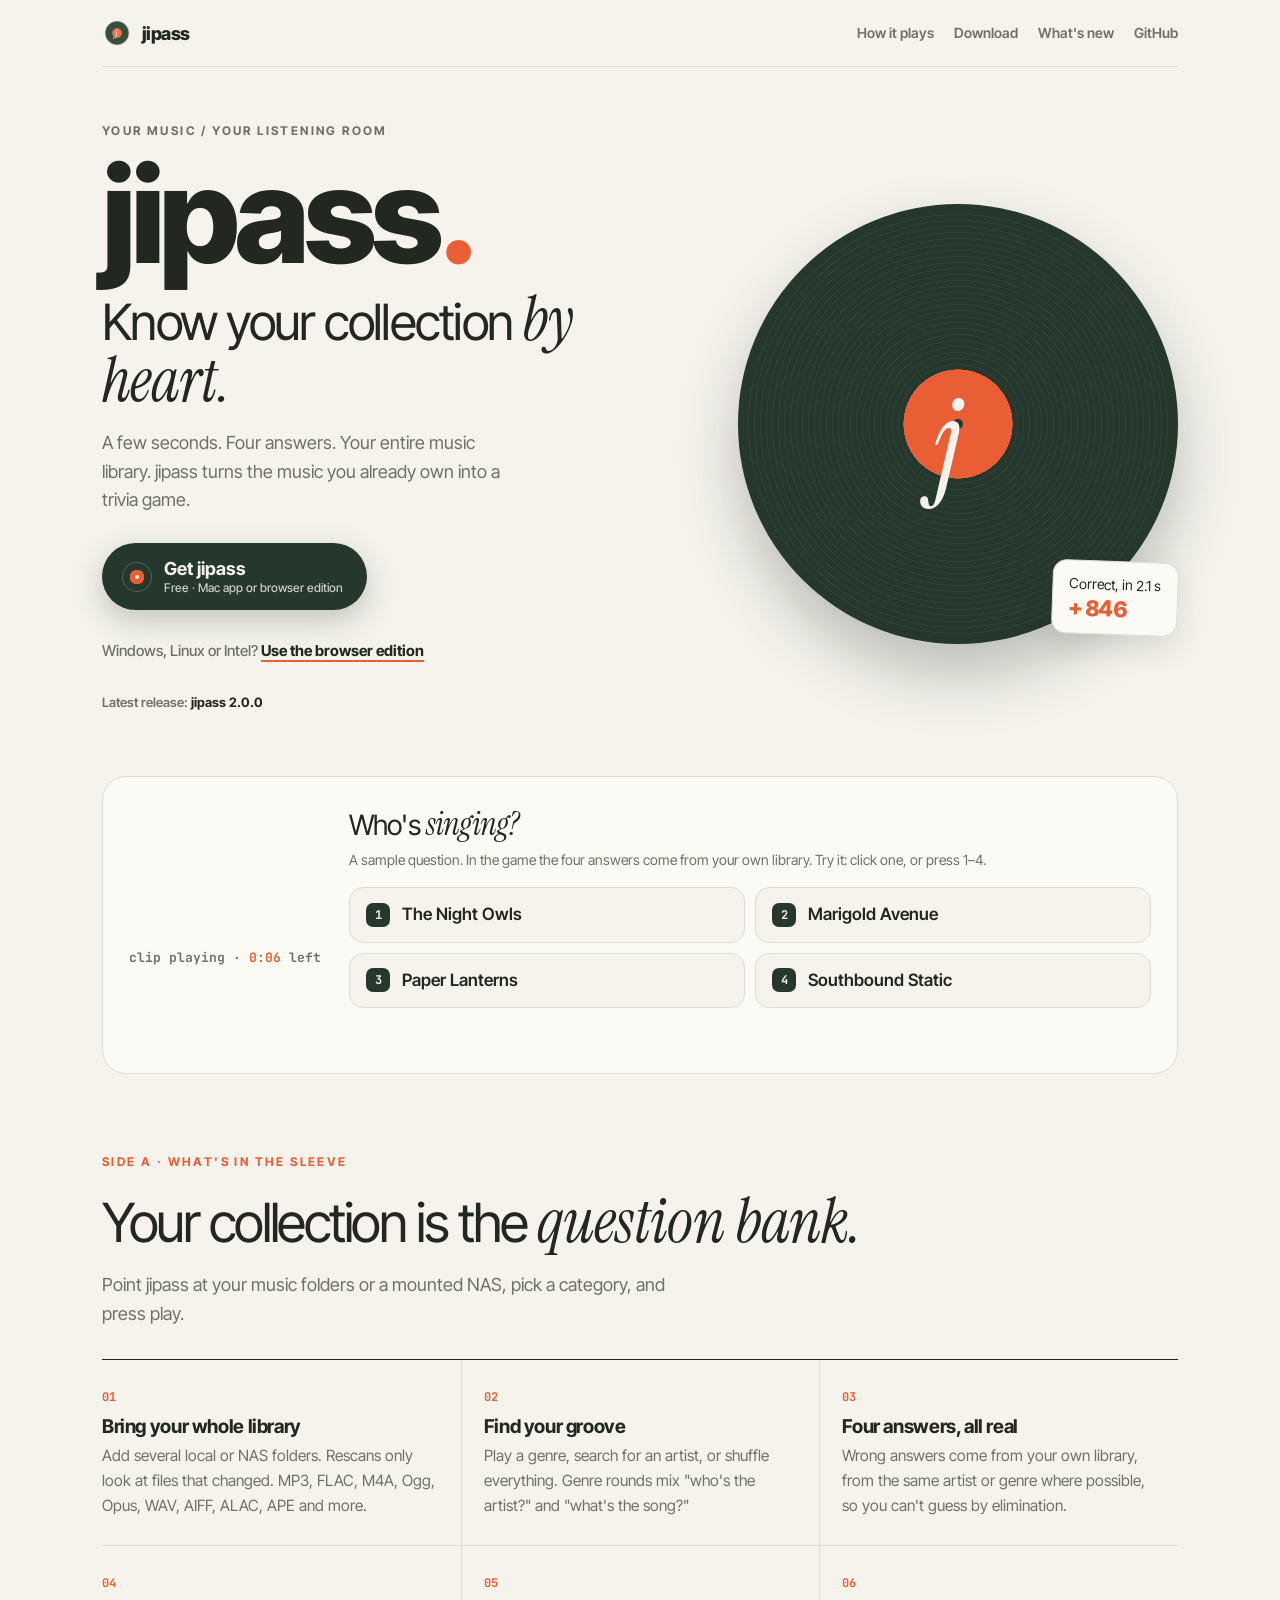
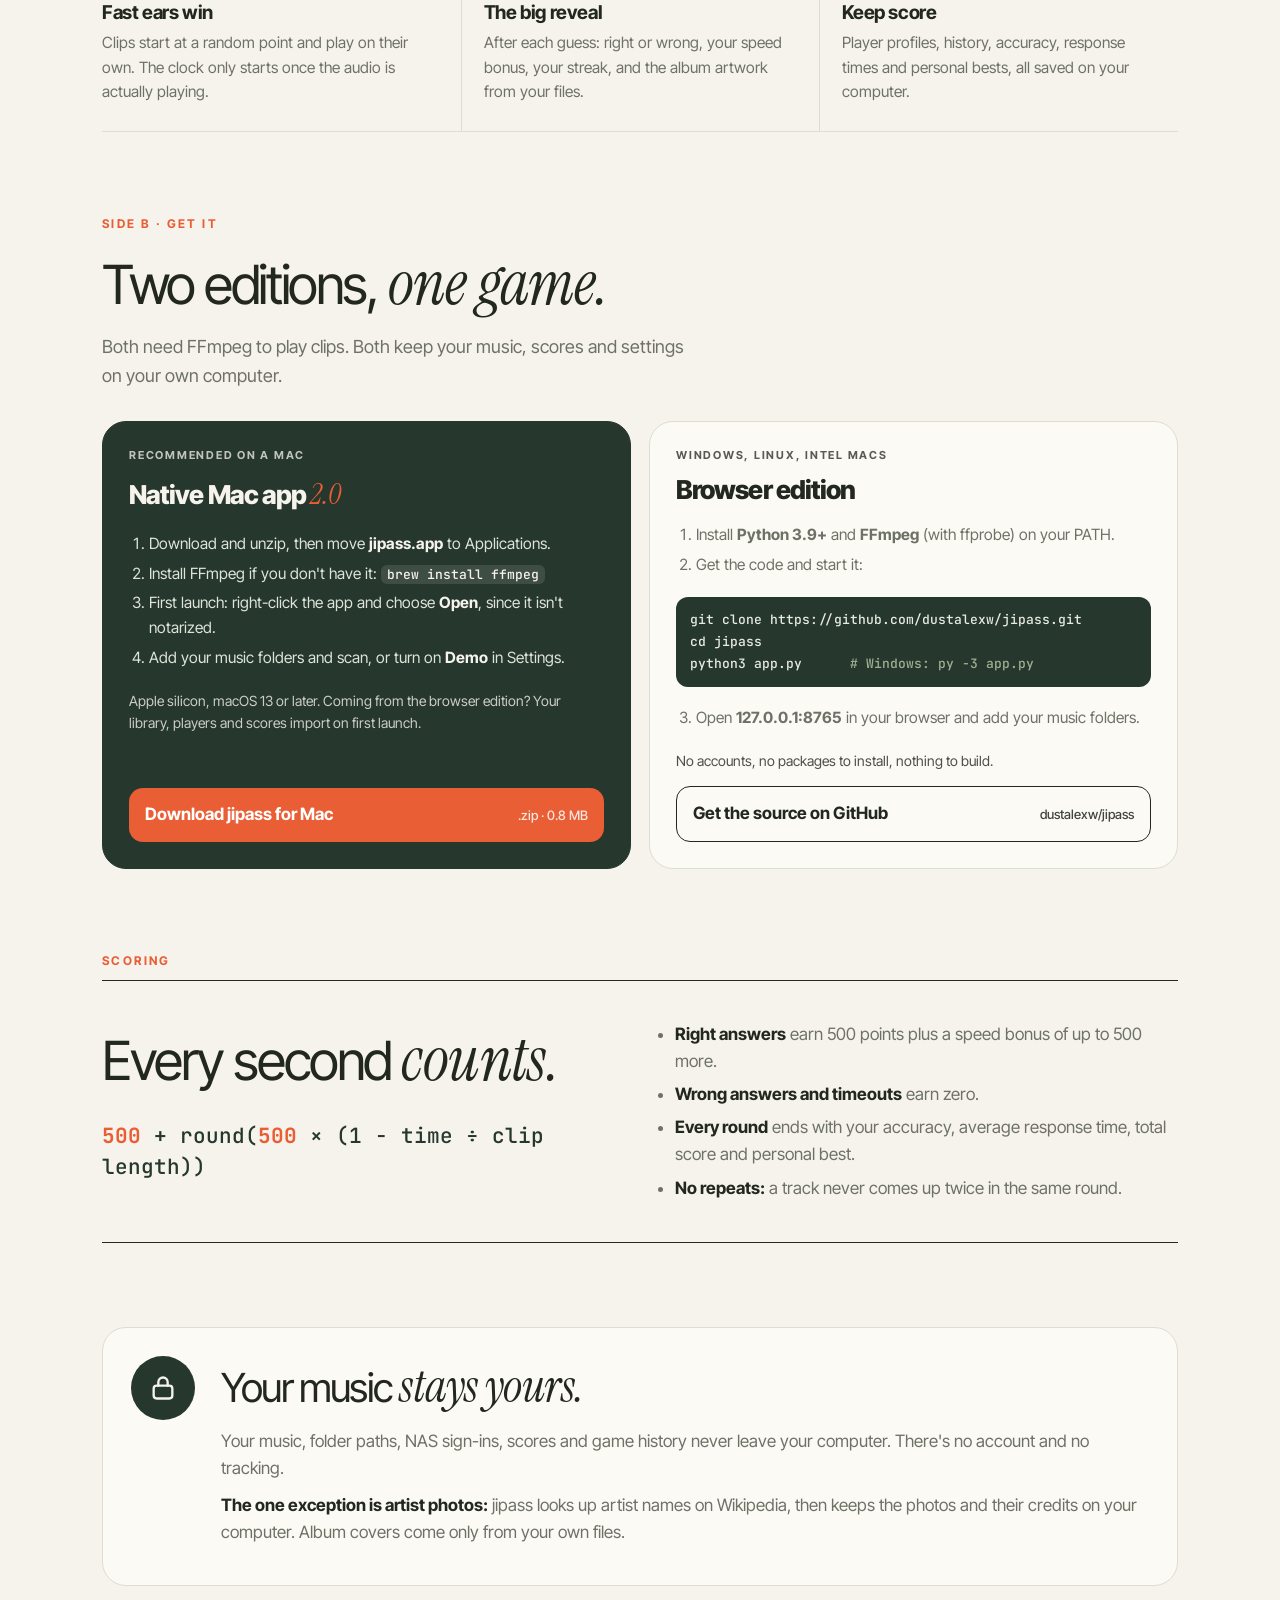
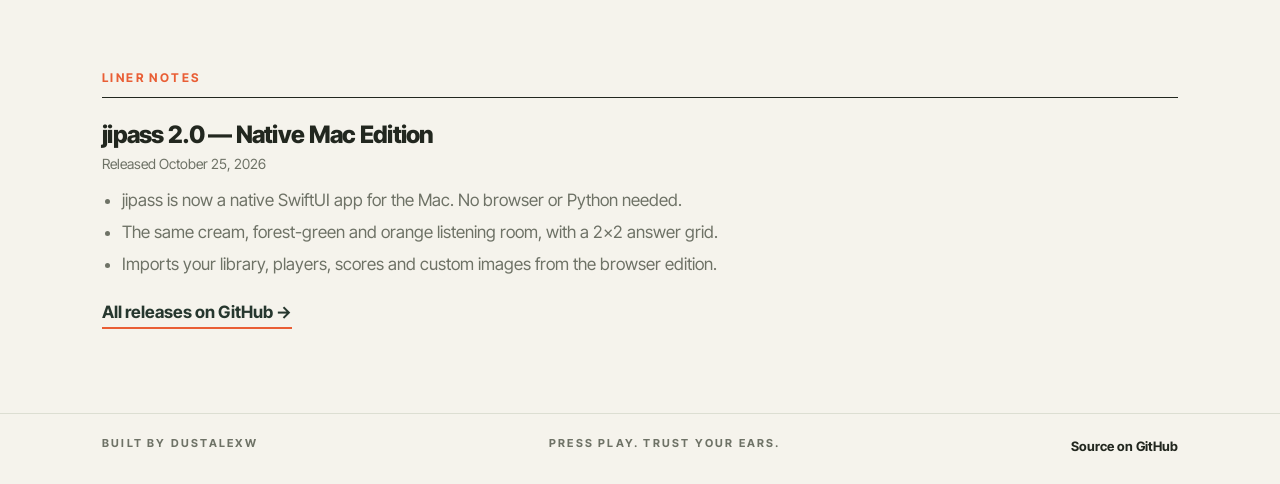
<file: site/index.html>
<!doctype html>
<html lang="en">
<head>
<meta charset="utf-8">
<meta name="viewport" content="width=device-width, initial-scale=1, viewport-fit=cover">
<title>jipass: know your collection by heart</title>
<meta name="description" content="jipass turns your own music collection into a trivia game. Hear a short clip, pick from four answers drawn from your library. Native Mac app, plus a browser edition.">
<meta property="og:title" content="jipass">
<meta property="og:description" content="Know your collection by heart. A few seconds, four answers, your entire music library.">
<meta property="og:image" content="https://chaszel.com/jipass/icon.webp">
<meta property="og:type" content="website">
<link rel="icon" href="icon.webp" type="image/webp">
<link rel="apple-touch-icon" href="icon.webp">
<link rel="preconnect" href="https://fonts.googleapis.com">
<link rel="preconnect" href="https://fonts.gstatic.com" crossorigin>
<link rel="stylesheet" href="https://fonts.googleapis.com/css2?family=Inter+Tight:wght@400;500;600;700;800&family=Instrument+Serif:ital@0;1&family=JetBrains+Mono:wght@500&display=swap">
<style>
/* Layout: a cream "listening room" page in jipass's own colors (cream, forest green, record orange).
   Hero with wordmark and a spinning record; a sample question card; feature list; two editions to
   download (native Mac app and the browser edition); scoring; privacy; release notes from GitHub. */
:root{
  --cream:#f5f3ec; --paper:#fbfaf5; --rule:#dcded2;
  --ink:#22271f; --muted:#6e7266;
  --forest:#26372e; --groove:#52654b;
  --orange:#e95e35; --orange-deep:#c94a25;
  --sans:"Inter Tight","Helvetica Neue",Arial,system-ui,sans-serif;
  --serif:"Instrument Serif",Georgia,"Times New Roman",serif;
  --mono:"JetBrains Mono",ui-monospace,"SF Mono",Menlo,monospace;
}
*{box-sizing:border-box}
html{background:var(--cream)}
body{margin:0;color:var(--ink);font:17px/1.6 var(--sans);background:var(--cream);overflow-x:hidden}
.wrap{max-width:1120px;margin:0 auto;padding-left:max(22px,env(safe-area-inset-left,0px));padding-right:max(22px,env(safe-area-inset-right,0px))}
a{color:var(--forest)}
a:focus-visible,button:focus-visible{outline:3px solid var(--orange);outline-offset:3px;border-radius:10px}
.label{font:700 12px var(--sans);letter-spacing:.2em;text-transform:uppercase}

/* top strip, like the README banner */
.top{display:flex;align-items:center;justify-content:space-between;gap:12px;padding-block:18px;border-bottom:1px solid var(--rule)}
.top .mini{display:flex;align-items:center;gap:10px;text-decoration:none;color:var(--ink);font:800 18px var(--sans);letter-spacing:-.03em}
.top .mini img{width:30px;height:30px;border-radius:8px}
.top nav{display:flex;gap:20px;flex-wrap:wrap}
.top nav a{color:var(--muted);text-decoration:none;font-weight:600;font-size:14px}
.top nav a:hover{color:var(--ink)}

/* hero */
.hero{display:grid;grid-template-columns:minmax(0,1.15fr) minmax(0,.85fr);gap:40px;align-items:center;padding-block:56px 40px}
.hero .label{color:var(--muted);margin:0 0 18px}
h1{margin:0;font:800 clamp(64px,11vw,132px)/.9 var(--sans);letter-spacing:-.04em}
h1 .dot{color:var(--orange)}
.big{margin:14px 0 0;font:400 clamp(30px,4.2vw,50px)/1.05 var(--sans);letter-spacing:-.035em}
.big em{font:italic 400 1.22em/1 var(--serif);letter-spacing:-.01em}
.sub{color:var(--muted);margin:18px 0 28px;font-size:18px;max-width:40ch}
.dl{display:flex;flex-wrap:wrap;align-items:center;gap:14px 20px}
.btn{display:inline-flex;align-items:center;gap:12px;text-decoration:none;color:var(--cream);font:700 18px var(--sans);
  padding:15px 24px 15px 20px;border-radius:999px;background:var(--forest);box-shadow:0 10px 30px rgba(38,55,46,.25);transition:transform .15s,background .15s}
.btn:hover{transform:translateY(-2px);background:#1d2b23}
.btn .disc{width:30px;height:30px;border-radius:50%;background:radial-gradient(circle,var(--orange) 0 34%,var(--forest) 35% 100%);
  box-shadow:0 0 0 1px var(--groove) inset,0 0 0 5px rgba(82,101,75,.0);flex:none;position:relative}
.btn .disc::after{content:"";position:absolute;inset:13px;border-radius:50%;background:var(--cream)}
.btn small{display:block;font:500 12px var(--sans);opacity:.8;margin-top:1px}
.alt{font-size:15px;color:var(--muted);font-weight:500}
.alt a{color:var(--ink);font-weight:700;text-decoration:none;border-bottom:2px solid var(--orange)}
.ver{margin-top:14px;font-size:13px;color:var(--muted);font-weight:600}
.ver b{color:var(--ink)}
.note{display:none;margin-top:14px;font-size:14px;font-weight:600;background:var(--paper);border:1px solid var(--rule);border-radius:12px;padding:10px 14px;max-width:46ch}

/* the record */
.deck{position:relative;aspect-ratio:1;max-width:440px;width:100%;justify-self:center}
.record{position:absolute;inset:0;border-radius:50%;background:
  radial-gradient(circle,var(--orange) 0 17.5%,transparent 17.6%),
  repeating-radial-gradient(circle,var(--forest) 0 5px,#2e4237 5px 6px),var(--forest);
  box-shadow:0 30px 60px rgba(38,55,46,.28),0 0 0 6px var(--forest) inset;animation:spin 6s linear infinite}
.deck .j{position:absolute;inset:0;display:grid;place-items:center;color:var(--cream);font:italic 400 clamp(70px,11vw,120px)/1 var(--serif);transform:translate(-2%,4%);pointer-events:none}
.record::after{content:"";position:absolute;left:50%;top:50%;width:10px;height:10px;margin:-5px;border-radius:50%;background:var(--forest)}
.deck .sleeve{position:absolute;right:0;bottom:2%;background:var(--paper);border:1px solid var(--rule);border-radius:14px;padding:12px 16px;box-shadow:0 12px 30px rgba(34,39,31,.12);font-size:14px;transform:rotate(2deg)}
.deck .sleeve b{display:block;font:800 22px var(--sans);letter-spacing:-.03em;color:var(--orange)}
@keyframes spin{to{transform:rotate(360deg)}}

/* sample question */
.q{margin:10px 0 80px;background:var(--paper);border:1px solid var(--rule);border-radius:24px;padding:26px;display:grid;grid-template-columns:auto 1fr;gap:28px;align-items:center}
.q .clip{display:flex;flex-direction:column;align-items:center;gap:10px;min-width:150px}
.q .clip .bars{display:flex;gap:4px;align-items:center;height:56px}
.q .clip .bars i{width:6px;border-radius:3px;background:var(--forest);animation:bar 1.1s ease-in-out infinite}
@keyframes bar{0%,100%{height:12px}50%{height:52px}}
.q .clock{font:700 13px var(--mono);color:var(--muted)}
.q .clock b{color:var(--orange)}
.q h3{margin:0 0 4px;font:400 28px/1.1 var(--sans);letter-spacing:-.03em}
.q h3 em{font:italic 400 1.15em var(--serif)}
.q .hint{margin:0 0 16px;color:var(--muted);font-size:14px}
.answers{display:grid;grid-template-columns:repeat(2,minmax(0,1fr));gap:10px}
.answers button{all:unset;cursor:pointer;display:flex;align-items:center;gap:12px;background:var(--cream);border:1.5px solid var(--rule);border-radius:14px;padding:13px 16px;font-weight:600;transition:border-color .15s,background .15s}
.answers button:hover{border-color:var(--forest)}
.answers button kbd{font:700 12px var(--mono);width:24px;height:24px;display:grid;place-items:center;border-radius:7px;background:var(--forest);color:var(--cream)}
.answers button.right{background:#e3eadc;border-color:var(--groove)}
.answers button.wrong{background:#f8e1d8;border-color:var(--orange)}
.q .verdict{margin:12px 0 0;font-weight:700;min-height:1.6em}

section{padding-block:0 84px}
h2{margin:0 0 10px;font:400 clamp(34px,4.8vw,54px)/1 var(--sans);letter-spacing:-.045em}
h2 em{font:italic 400 1.15em var(--serif);letter-spacing:-.01em}
.lead{color:var(--muted);margin:0 0 30px;max-width:60ch;font-size:18px}
.sec-label{color:var(--orange);margin:0 0 12px}

.grid{display:grid;grid-template-columns:repeat(3,minmax(0,1fr));border-top:1px solid var(--ink)}
.feat{padding:22px 22px 26px 0;border-bottom:1px solid var(--rule);min-width:0}
.feat:not(:nth-child(3n+1)){padding-left:22px;border-left:1px solid var(--rule)}
.feat .n{font:700 12px var(--mono);color:var(--orange)}
.feat h3{margin:6px 0 6px;font:700 19px/1.25 var(--sans);letter-spacing:-.02em}
.feat p{margin:0;color:var(--muted);font-size:15.5px}

.eds{display:grid;grid-template-columns:repeat(2,minmax(0,1fr));gap:18px}
.ed{background:var(--paper);border:1px solid var(--rule);border-radius:24px;padding:26px;display:flex;flex-direction:column;gap:14px;min-width:0}
.ed.main{background:var(--forest);color:var(--cream);border-color:var(--forest)}
.ed h3{margin:0;font:800 26px/1.1 var(--sans);letter-spacing:-.035em}
.ed h3 em{font:italic 400 1.1em var(--serif);color:var(--orange);letter-spacing:0}
.ed .tag{font:700 11px var(--sans);letter-spacing:.16em;text-transform:uppercase;opacity:.75}
.ed ol{margin:0;padding-left:20px;font-size:15.5px}
.ed ol li{margin:5px 0}
.ed.main ol{color:#dfe4d9}
.ed:not(.main) ol{color:var(--muted)}
.ed ol b{color:inherit;font-weight:700}
.ed.main ol b{color:var(--cream)}
.ed .req{font-size:14px;opacity:.8;margin:0}
.ed .get{margin-top:auto;display:flex;align-items:center;justify-content:space-between;gap:10px;text-decoration:none;font-weight:700;border-radius:14px;padding:13px 16px}
.ed.main .get{background:var(--orange);color:#fff}
.ed.main .get:hover{background:var(--orange-deep)}
.ed:not(.main) .get{border:1.5px solid var(--ink);color:var(--ink)}
.ed:not(.main) .get:hover{background:var(--ink);color:var(--cream)}
.ed .get span{font-weight:500;font-size:13px;opacity:.85}
code.i{font:500 13px var(--mono);background:rgba(34,39,31,.07);border-radius:6px;padding:1px 6px}
.ed.main code.i{background:rgba(245,243,236,.12);color:var(--cream)}
pre.term{margin:0;font:500 13px/1.7 var(--mono);background:var(--forest);color:#e8ebe1;border-radius:12px;padding:12px 14px;overflow-x:auto}
pre.term .c{color:#9fb092}

.score{display:grid;grid-template-columns:minmax(0,1fr) minmax(0,1fr);gap:30px;align-items:center;border-top:1px solid var(--ink);border-bottom:1px solid var(--ink);padding-block:34px}
.formula{font:500 clamp(16px,2vw,21px)/1.5 var(--mono);color:var(--forest)}
.formula b{color:var(--orange)}
.score ul{margin:0;padding-left:20px;color:var(--muted)}
.score li{margin:6px 0}
.score li b{color:var(--ink)}

.priv{display:grid;grid-template-columns:auto 1fr;gap:26px;align-items:start;background:var(--paper);border:1px solid var(--rule);border-radius:24px;padding:28px}
.priv .lock{width:64px;height:64px;border-radius:50%;background:var(--forest);display:grid;place-items:center}
.priv .lock svg{width:28px;height:28px}
.priv p{margin:0 0 10px;color:var(--muted)}
.priv p b{color:var(--ink)}

.notes{border-top:1px solid var(--ink);padding-top:22px}
.notes h3{margin:0;font:800 24px var(--sans);letter-spacing:-.03em}
.notes .when{color:var(--muted);font-size:14px;margin:4px 0 12px}
.notes .body h4{font:700 16px var(--sans);margin:18px 0 6px}
.notes .body ul,.notes .body ol{margin:0;padding-left:20px;color:var(--muted)}
.notes .body li{margin:5px 0}
.notes .body strong{color:var(--ink)}
.notes .body code{font:500 13px var(--mono);background:rgba(34,39,31,.07);border-radius:6px;padding:1px 6px}
.notes .more{display:inline-block;margin-top:16px;font-weight:700;text-decoration:none;border-bottom:2px solid var(--orange)}

footer{border-top:1px solid var(--rule);color:var(--muted);font-size:13px}
footer .wrap{display:flex;flex-wrap:wrap;justify-content:space-between;gap:10px;padding-block:22px max(28px,env(safe-area-inset-bottom,0px))}
footer .label{font-size:11px}
footer a{color:var(--ink);font-weight:700;text-decoration:none}

@media (max-width:880px){
  .hero{grid-template-columns:1fr;padding-block:36px 30px}
  .deck{max-width:300px;order:-1}
  .q{grid-template-columns:1fr;gap:16px}
  .q .clip{flex-direction:row;min-width:0}
  .grid{grid-template-columns:1fr}
  .feat,.feat:not(:nth-child(3n+1)){padding:20px 0;border-left:0}
  .eds,.score{grid-template-columns:1fr}
  .priv{grid-template-columns:1fr}
  .top nav{display:none}
}
@media (max-width:520px){.answers{grid-template-columns:1fr}}
@media (prefers-reduced-motion:reduce){.record,.q .clip .bars i{animation:none}.btn{transition:none}}
</style>
</head>
<body>
<div class="wrap">
  <header class="top">
    <a class="mini" href="#"><img src="icon.webp" alt="">jipass</a>
    <nav aria-label="Sections">
      <a href="#how">How it plays</a>
      <a href="#download">Download</a>
      <a href="#new">What's new</a>
      <a href="https://github.com/dustalexw/jipass">GitHub</a>
    </nav>
  </header>

  <main>
    <div class="hero">
      <div>
        <p class="label">Your music / your listening room</p>
        <h1>jipass<span class="dot">.</span></h1>
        <p class="big">Know your collection <em>by heart.</em></p>
        <p class="sub">A few seconds. Four answers. Your entire music library. jipass turns the music you already own into a trivia game.</p>
        <div class="dl">
          <a class="btn" id="mainBtn" href="https://github.com/dustalexw/jipass/releases/download/v2.0.0/jipass-2.0.0-macOS-arm64.zip">
            <span class="disc" aria-hidden="true"></span>
            <span><span id="mainLabel">Download for Mac</span><small id="mainSub">Free · Apple silicon · macOS 13+</small></span>
          </a>
          <p class="alt">Windows, Linux or Intel? <a href="#download">Use the browser edition</a></p>
        </div>
        <p class="ver" id="ver">Latest release: <b>jipass 2.0.0</b></p>
        <p class="note" id="phoneNote">jipass plays music from your computer. Open this page on your Mac or PC to get it.</p>
      </div>
      <div class="deck" aria-hidden="true">
        <div class="record"></div><div class="j">j</div>
        <div class="sleeve">Correct, in 2.1 s<b>+ 846</b></div>
      </div>
    </div>

    <div class="q" id="how" role="group" aria-label="A sample jipass question">
      <div class="clip" aria-hidden="true">
        <div class="bars"><i style="animation-delay:-.1s"></i><i style="animation-delay:-.5s"></i><i style="animation-delay:-.3s"></i><i style="animation-delay:-.8s"></i><i style="animation-delay:-.2s"></i><i style="animation-delay:-.6s"></i><i style="animation-delay:-.4s"></i></div>
        <span class="clock">clip playing · <b>0:06</b> left</span>
      </div>
      <div>
        <h3>Who's <em>singing?</em></h3>
        <p class="hint">A sample question. In the game the four answers come from your own library. Try it: click one, or press 1–4.</p>
        <div class="answers" id="answers">
          <button data-ok="0"><kbd>1</kbd>The Night Owls</button>
          <button data-ok="1"><kbd>2</kbd>Marigold Avenue</button>
          <button data-ok="0"><kbd>3</kbd>Paper Lanterns</button>
          <button data-ok="0"><kbd>4</kbd>Southbound Static</button>
        </div>
        <p class="verdict" id="verdict" aria-live="polite"></p>
      </div>
    </div>

    <section id="features">
      <p class="label sec-label">Side A · What's in the sleeve</p>
      <h2>Your collection is the <em>question bank.</em></h2>
      <p class="lead">Point jipass at your music folders or a mounted NAS, pick a category, and press play.</p>
      <div class="grid">
        <article class="feat"><span class="n">01</span><h3>Bring your whole library</h3><p>Add several local or NAS folders. Rescans only look at files that changed. MP3, FLAC, M4A, Ogg, Opus, WAV, AIFF, ALAC, APE and more.</p></article>
        <article class="feat"><span class="n">02</span><h3>Find your groove</h3><p>Play a genre, search for an artist, or shuffle everything. Genre rounds mix "who's the artist?" and "what's the song?"</p></article>
        <article class="feat"><span class="n">03</span><h3>Four answers, all real</h3><p>Wrong answers come from your own library, from the same artist or genre where possible, so you can't guess by elimination.</p></article>
        <article class="feat"><span class="n">04</span><h3>Fast ears win</h3><p>Clips start at a random point and play on their own. The clock only starts once the audio is actually playing.</p></article>
        <article class="feat"><span class="n">05</span><h3>The big reveal</h3><p>After each guess: right or wrong, your speed bonus, your streak, and the album artwork from your files.</p></article>
        <article class="feat"><span class="n">06</span><h3>Keep score</h3><p>Player profiles, history, accuracy, response times and personal bests, all saved on your computer.</p></article>
      </div>
    </section>

    <section id="download">
      <p class="label sec-label">Side B · Get it</p>
      <h2>Two editions, <em>one game.</em></h2>
      <p class="lead">Both need FFmpeg to play clips. Both keep your music, scores and settings on your own computer.</p>
      <div class="eds">
        <article class="ed main">
          <span class="tag">Recommended on a Mac</span>
          <h3>Native Mac app <em>2.0</em></h3>
          <ol>
            <li>Download and unzip, then move <b>jipass.app</b> to Applications.</li>
            <li>Install FFmpeg if you don't have it: <code class="i">brew install ffmpeg</code></li>
            <li>First launch: right-click the app and choose <b>Open</b>, since it isn't notarized.</li>
            <li>Add your music folders and scan, or turn on <b>Demo</b> in Settings.</li>
          </ol>
          <p class="req">Apple silicon, macOS 13 or later. Coming from the browser edition? Your library, players and scores import on first launch.</p>
          <a class="get" id="macGet" href="https://github.com/dustalexw/jipass/releases/download/v2.0.0/jipass-2.0.0-macOS-arm64.zip">Download jipass for Mac <span id="macSize">.zip · 0.8 MB</span></a>
        </article>
        <article class="ed">
          <span class="tag">Windows, Linux, Intel Macs</span>
          <h3>Browser edition</h3>
          <ol>
            <li>Install <b>Python 3.9+</b> and <b>FFmpeg</b> (with ffprobe) on your PATH.</li>
            <li>Get the code and start it:</li>
          </ol>
<pre class="term">git clone https://github.com/dustalexw/jipass.git
cd jipass
python3 app.py      <span class="c"># Windows: py -3 app.py</span></pre>
          <ol start="3">
            <li>Open <b>127.0.0.1:8765</b> in your browser and add your music folders.</li>
          </ol>
          <p class="req">No accounts, no packages to install, nothing to build.</p>
          <a class="get" href="https://github.com/dustalexw/jipass">Get the source on GitHub <span>dustalexw/jipass</span></a>
        </article>
      </div>
    </section>

    <section>
      <p class="label sec-label">Scoring</p>
      <div class="score">
        <div>
          <h2 style="margin-bottom:14px">Every second <em>counts.</em></h2>
          <p class="formula"><b>500</b> + round(<b>500</b> × (1 − time ÷ clip length))</p>
        </div>
        <ul>
          <li><b>Right answers</b> earn 500 points plus a speed bonus of up to 500 more.</li>
          <li><b>Wrong answers and timeouts</b> earn zero.</li>
          <li><b>Every round</b> ends with your accuracy, average response time, total score and personal best.</li>
          <li><b>No repeats:</b> a track never comes up twice in the same round.</li>
        </ul>
      </div>
    </section>

    <section>
      <div class="priv">
        <div class="lock" aria-hidden="true"><svg viewBox="0 0 24 24" fill="none" stroke="#f5f3ec" stroke-width="2" stroke-linecap="round" stroke-linejoin="round"><rect x="4" y="10" width="16" height="11" rx="2.5"/><path d="M8 10V7a4 4 0 0 1 8 0v3"/></svg></div>
        <div>
          <h2 style="font-size:clamp(28px,3.6vw,40px);margin-bottom:12px">Your music <em>stays yours.</em></h2>
          <p>Your music, folder paths, NAS sign-ins, scores and game history never leave your computer. There's no account and no tracking.</p>
          <p><b>The one exception is artist photos:</b> jipass looks up artist names on Wikipedia, then keeps the photos and their credits on your computer. Album covers come only from your own files.</p>
        </div>
      </div>
    </section>

    <section id="new">
      <p class="label sec-label">Liner notes</p>
      <div class="notes">
        <h3 id="relName">jipass 2.0 — Native Mac Edition</h3>
        <p class="when" id="relWhen">Released October 25, 2026</p>
        <div class="body" id="relBody">
          <ul>
            <li>jipass is now a native SwiftUI app for the Mac. No browser or Python needed.</li>
            <li>The same cream, forest-green and orange listening room, with a 2×2 answer grid.</li>
            <li>Imports your library, players, scores and custom images from the browser edition.</li>
          </ul>
        </div>
        <a class="more" id="relLink" href="https://github.com/dustalexw/jipass/releases/latest">All releases on GitHub →</a>
      </div>
    </section>
  </main>
</div>

<footer>
  <div class="wrap">
    <span class="label">Built by dustalexw</span>
    <span class="label">Press play. Trust your ears.</span>
    <a href="https://github.com/dustalexw/jipass">Source on GitHub</a>
  </div>
</footer>

<script>
// ---- the sample question ----
(()=>{const box=document.getElementById('answers'),v=document.getElementById('verdict'),btns=[...box.querySelectorAll('button')];let done=false;
  function pick(b){if(done)return;done=true;btns.forEach(x=>{if(x.dataset.ok==='1')x.classList.add('right');});
    if(b.dataset.ok==='1'){v.textContent='Correct! + 846 points for answering in 2.1 seconds.';}
    else{b.classList.add('wrong');v.textContent='Not this time: it was Marigold Avenue. In the game, that one\'s from your own shelf.';}
    setTimeout(()=>{done=false;btns.forEach(x=>x.classList.remove('right','wrong'));v.textContent='';},4500);}
  btns.forEach(b=>b.addEventListener('click',()=>pick(b)));
  addEventListener('keydown',e=>{if(/^[1-4]$/.test(e.key)&&!e.metaKey&&!e.ctrlKey&&!/INPUT|TEXTAREA/.test(document.activeElement.tagName)){const r=box.getBoundingClientRect();if(r.bottom>0&&r.top<innerHeight)pick(btns[+e.key-1]);}});})();

// ---- phones: jipass runs on a computer ----
const ua=navigator.userAgent,plat=(navigator.userAgentData&&navigator.userAgentData.platform)||navigator.platform||'';
const phone=/iPhone|iPad|iPod|Android/i.test(ua)||(/Mac/.test(plat)&&navigator.maxTouchPoints>1);
const isMac=!phone&&/Mac/i.test(plat+ua);
if(phone)document.getElementById('phoneNote').style.display='block';
if(!isMac&&!phone){const b=document.getElementById('mainBtn');b.href='#download';
  document.getElementById('mainLabel').textContent='Get jipass';document.getElementById('mainSub').textContent='Free · Mac app or browser edition';}

// ---- keep up with new releases ----
function md(src){const esc=s=>s.replace(/&/g,'&amp;').replace(/</g,'&lt;').replace(/>/g,'&gt;');
  const inl=s=>esc(s).replace(/`([^`]+)`/g,'<code>$1</code>').replace(/\*\*([^*]+)\*\*/g,'<strong>$1</strong>').replace(/\[([^\]]+)\]\((https?:[^)\s]+)\)/g,'<a href="$2">$1</a>');
  let out='',list=null;const close=()=>{if(list){out+='</'+list+'>';list=null;}};
  for(const raw of src.replace(/\r/g,'').split('\n')){const l=raw.trim();
    if(/^#{1,6}\s/.test(l)){close();const t=l.replace(/^#{1,6}\s+/,'');if(/^(install|validation)/i.test(t))break;if(/^jipass/i.test(t))continue;out+='<h4>'+inl(t)+'</h4>';}
    else if(/^[-*]\s+/.test(l)){if(list!=='ul'){close();out+='<ul>';list='ul';}out+='<li>'+inl(l.replace(/^[-*]\s+/,''))+'</li>';}
    else if(/^\d+\.\s+/.test(l)){if(list!=='ol'){close();out+='<ol>';list='ol';}out+='<li>'+inl(l.replace(/^\d+\.\s+/,''))+'</li>';}
    else if(l){close();out+='<p style="color:var(--muted);margin:6px 0">'+inl(l)+'</p>';}}
  close();return out;}
fetch('https://api.github.com/repos/dustalexw/jipass/releases/latest',{headers:{Accept:'application/vnd.github+json'}})
  .then(r=>r.ok?r.json():Promise.reject(r.status)).then(rel=>{
    const a=(rel.assets||[]).find(a=>/macOS.*\.zip$/i.test(a.name));
    const v=(rel.tag_name||'').replace(/^v/,'');
    if(a){document.getElementById('macGet').href=a.browser_download_url;
      document.getElementById('macSize').textContent='.zip · '+(a.size/1048576).toFixed(1)+' MB';
      if(isMac)document.getElementById('mainBtn').href=a.browser_download_url;}
    if(v)document.getElementById('ver').innerHTML='Latest release: <b>jipass '+v+'</b>';
    if(rel.name)document.getElementById('relName').textContent=rel.name;
    if(rel.published_at)document.getElementById('relWhen').textContent='Released '+new Date(rel.published_at).toLocaleDateString(undefined,{year:'numeric',month:'long',day:'numeric'});
    if(rel.body){const h=md(rel.body);if(h.trim())document.getElementById('relBody').innerHTML=h;}
    if(rel.html_url)document.getElementById('relLink').href=rel.html_url;
  }).catch(()=>{/* offline or rate-limited: the built-in 2.0.0 links still work */});
</script>
</body>
</html>
</file>
